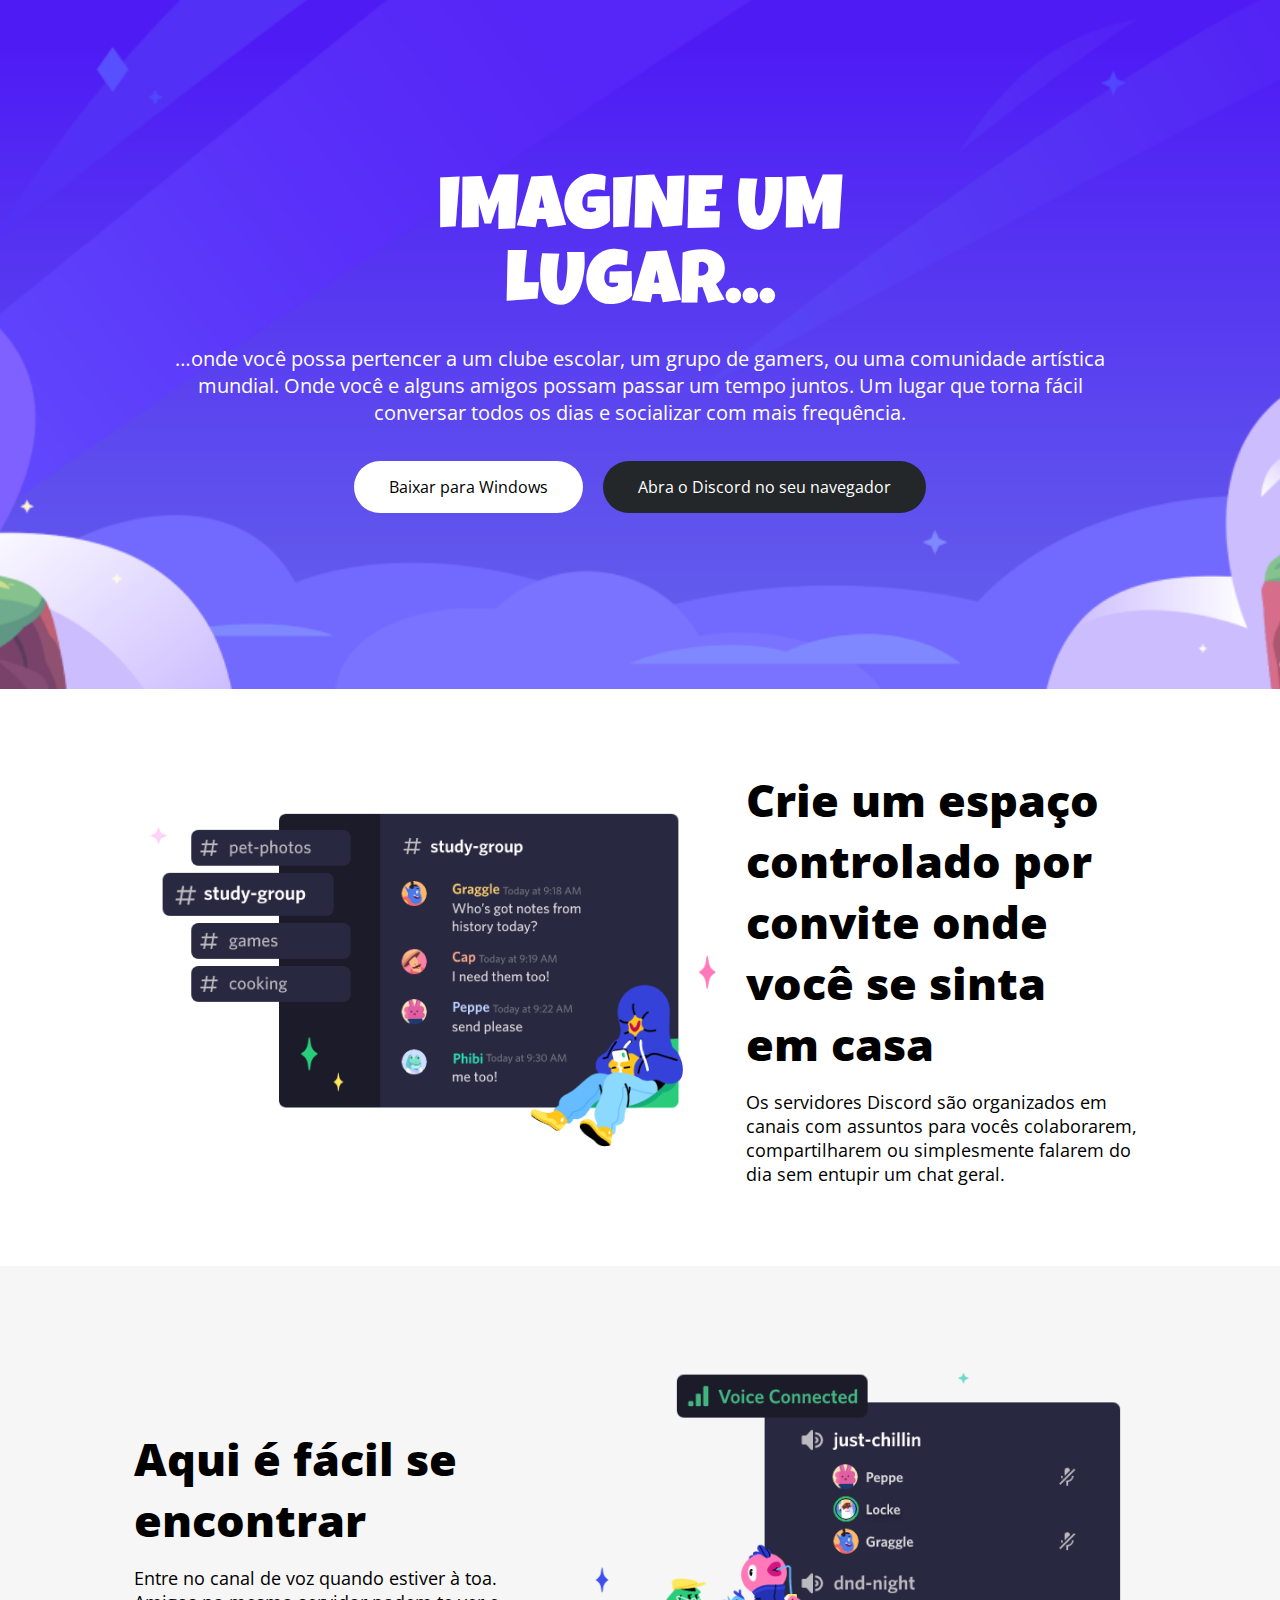
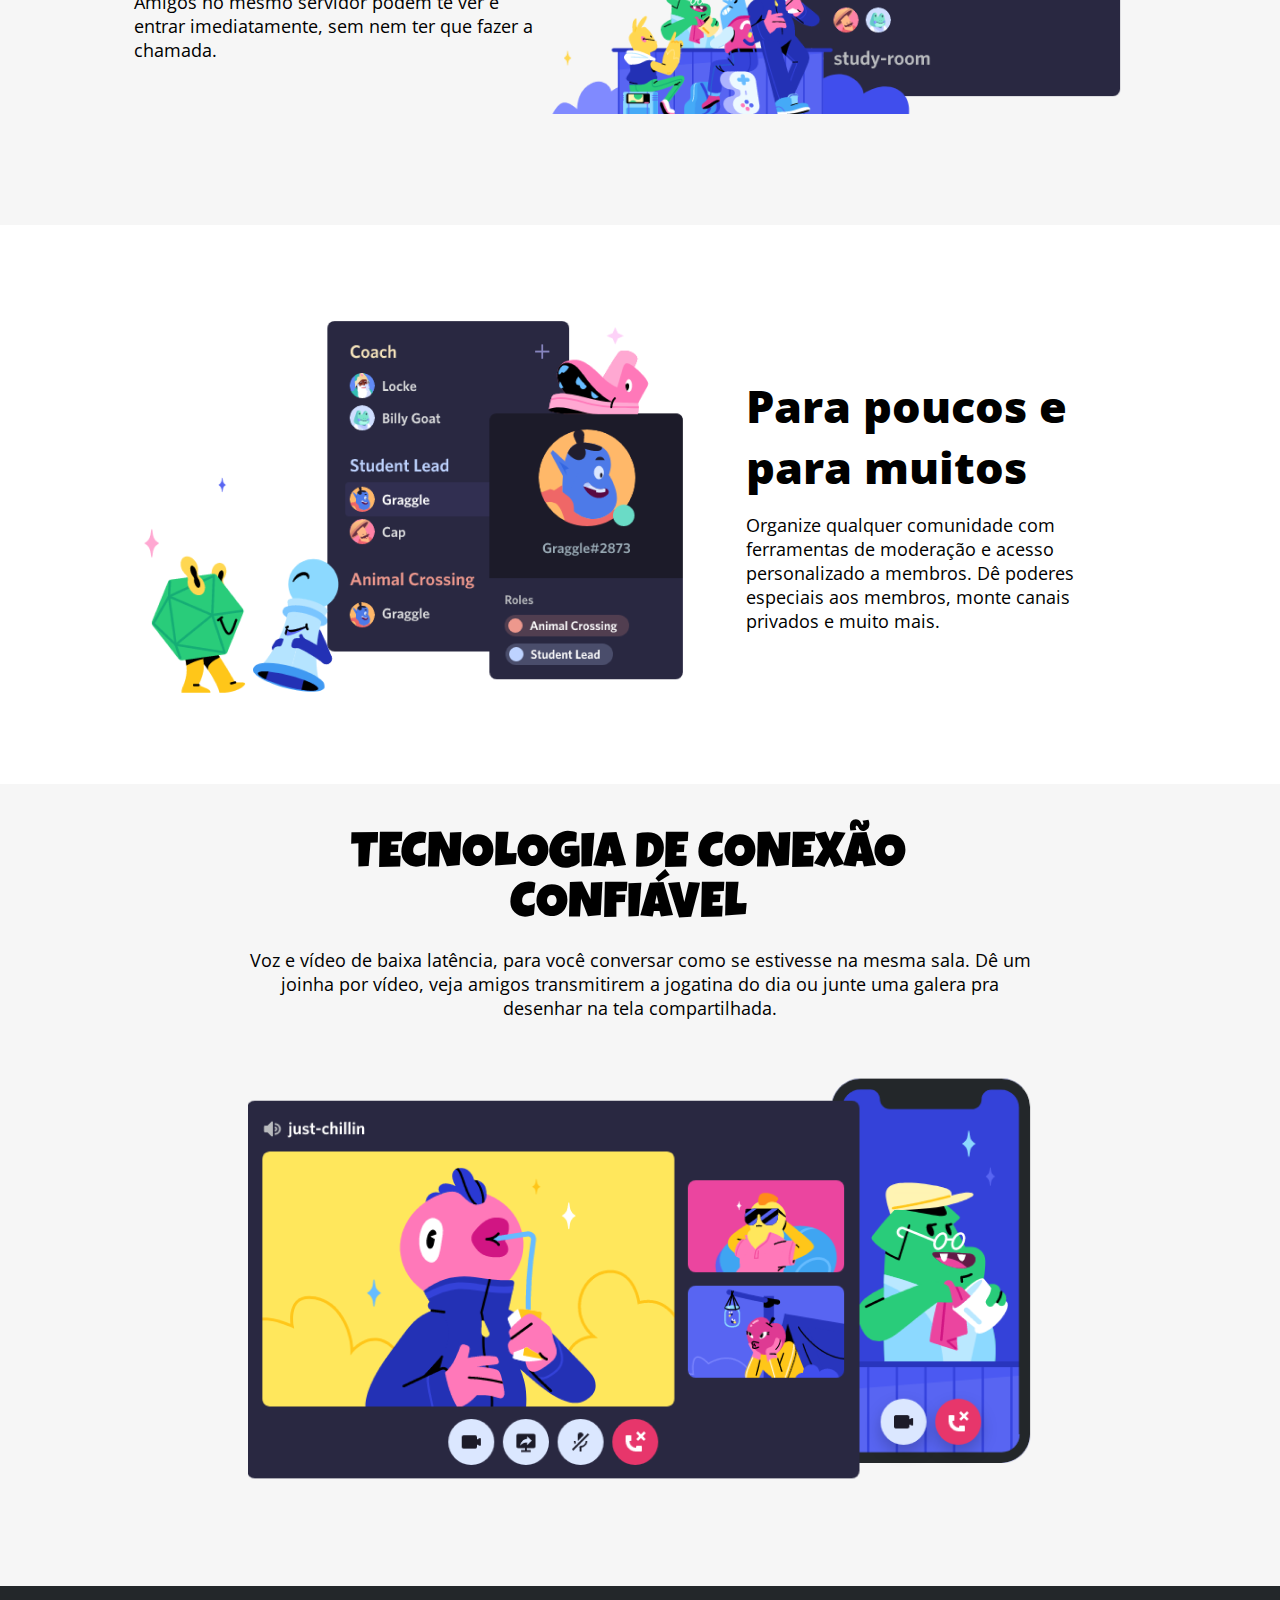
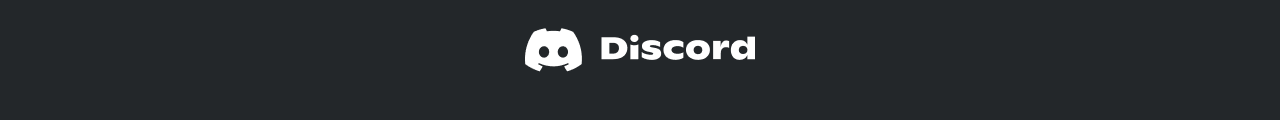
<file: Discord Clone Responsive/index.html>
<!DOCTYPE html>
<html lang="en">
<head>
    <meta charset="UTF-8">
    <meta name="viewport" content="width=device-width, initial-scale=1.0">
    <title>Discord Clone</title>
    <link rel="stylesheet" href="style.css" type="text/css">
    <link rel="preconnect" href="https://fonts.googleapis.com">
    <link rel="preconnect" href="https://fonts.gstatic.com" crossorigin>
    <link href="https://fonts.googleapis.com/css2?family=Luckiest+Guy&family=Open+Sans:ital,wght@0,300..800;1,300..800&display=swap" rel="stylesheet">
</head>
<body>
    <header class="header-section">
        <h1 class="main-title">IMAGINE UM LUGAR...</h1>
        <h3 class="main-description">…onde você possa pertencer a um clube escolar, um grupo de gamers, ou uma comunidade artística mundial. Onde você e alguns amigos possam passar um tempo juntos. Um lugar que torna fácil conversar todos os dias e socializar com mais frequência.</h3>
        <div class="buttons-header">
            <button class="windows-dowload" type="submit">Baixar para Windows</button>
            <button class="discord-webpage">Abra o Discord no seu navegador</button>
        </div>
        
    </header>
    <main class="main-section">
        <section class="section-top">
            <picture class="image-section-1">
                <img src="./src/Section Image.png" alt="Image section one">
            </picture>
            <div class="container-section-1">
                <h2 class="subtitle-info">Crie um espaço controlado por convite onde você se sinta em casa</h2>
                <h3 class="description">Os servidores Discord são organizados em canais com assuntos para vocês colaborarem, compartilharem ou simplesmente falarem do dia sem entupir um chat geral.</h3>
            </div>
        </section>
        <section class="section-middle">
            <picture class="image-section-2">
                <img src="./src/Section Image (1).png" alt="Image section two">
            </picture>
            <div class="container-section-2">
                <h2 class="subtitle-info">Aqui é fácil se encontrar</h2>
                <h3 class="description">Entre no canal de voz quando estiver à toa. Amigos no mesmo servidor podem te ver e entrar imediatamente, sem nem ter que fazer a chamada.
                </h3>
            </div>
        </section>
        <section class="section-bottom">
            <picture class="image-section-3">
                <img src="./src/Section Image (2).png" alt="image section three">
            </picture>
            <div class="container-section-3">
                <h2 class="subtitle-info">Para poucos e para muitos</h2>
                <h3 class="description">Organize qualquer comunidade com ferramentas de moderação e acesso personalizado a membros. Dê poderes especiais aos membros, monte canais privados e muito mais.</h3>
            </div>
        </section>
        <section class="section-footer">
            <picture class="image-section-4">
                <img src="./src/Section Image (3).png" alt="image section three">
            </picture>
            <div class="container-section-4">
                <h2 class="subtitle-info">TECNOLOGIA DE CONEXÃO CONFIÁVEL</h2>
                <h3 class="description">Voz e vídeo de baixa latência, para você conversar como se estivesse na mesma sala. Dê um joinha por vídeo, veja amigos transmitirem a jogatina do dia ou junte uma galera pra desenhar na tela compartilhada.</h3>
            </div>
        </section>
    </main>
    <footer class="container-bottom-logo">
        <div>
            <picture class="discord-logo">
                <img src="./src/svgexport-15 1.png" alt="Discord Logo in black background">
            </picture>
        </div>
    </footer>
</body>
</html>
</file>
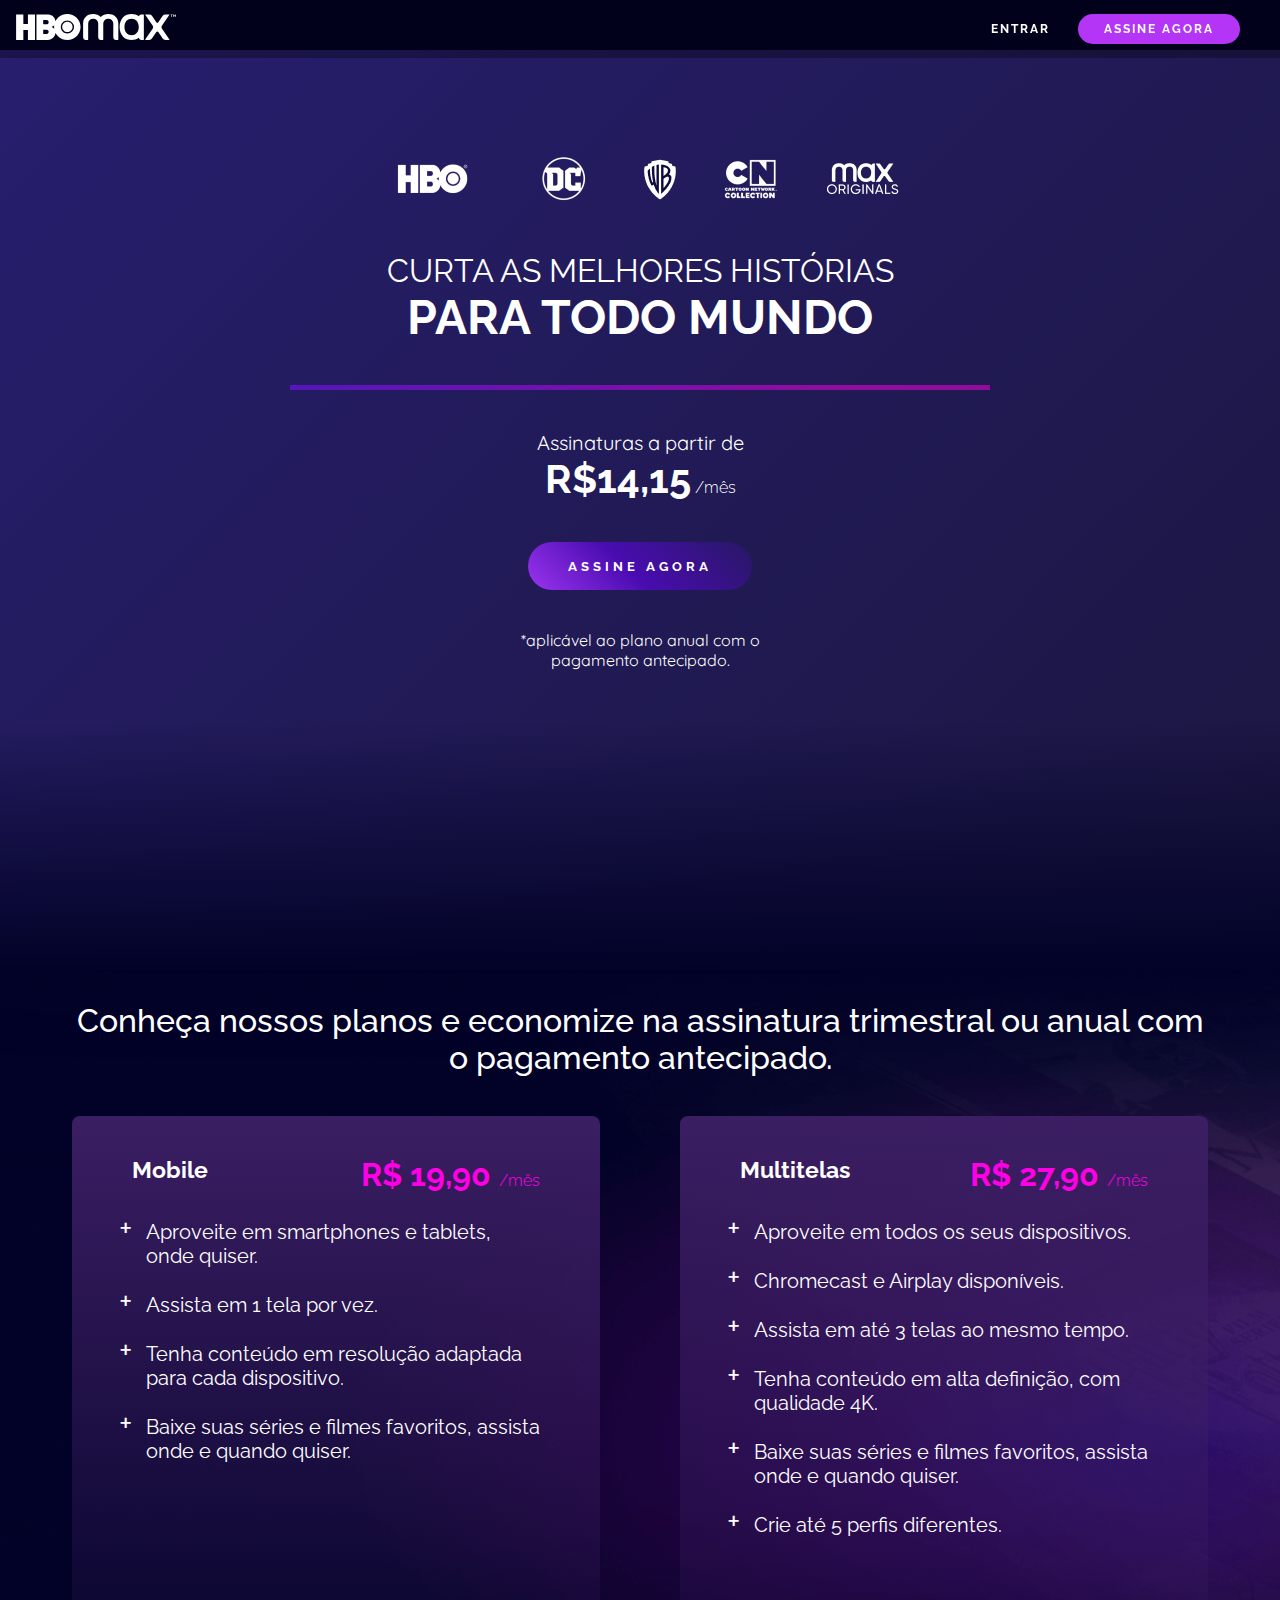
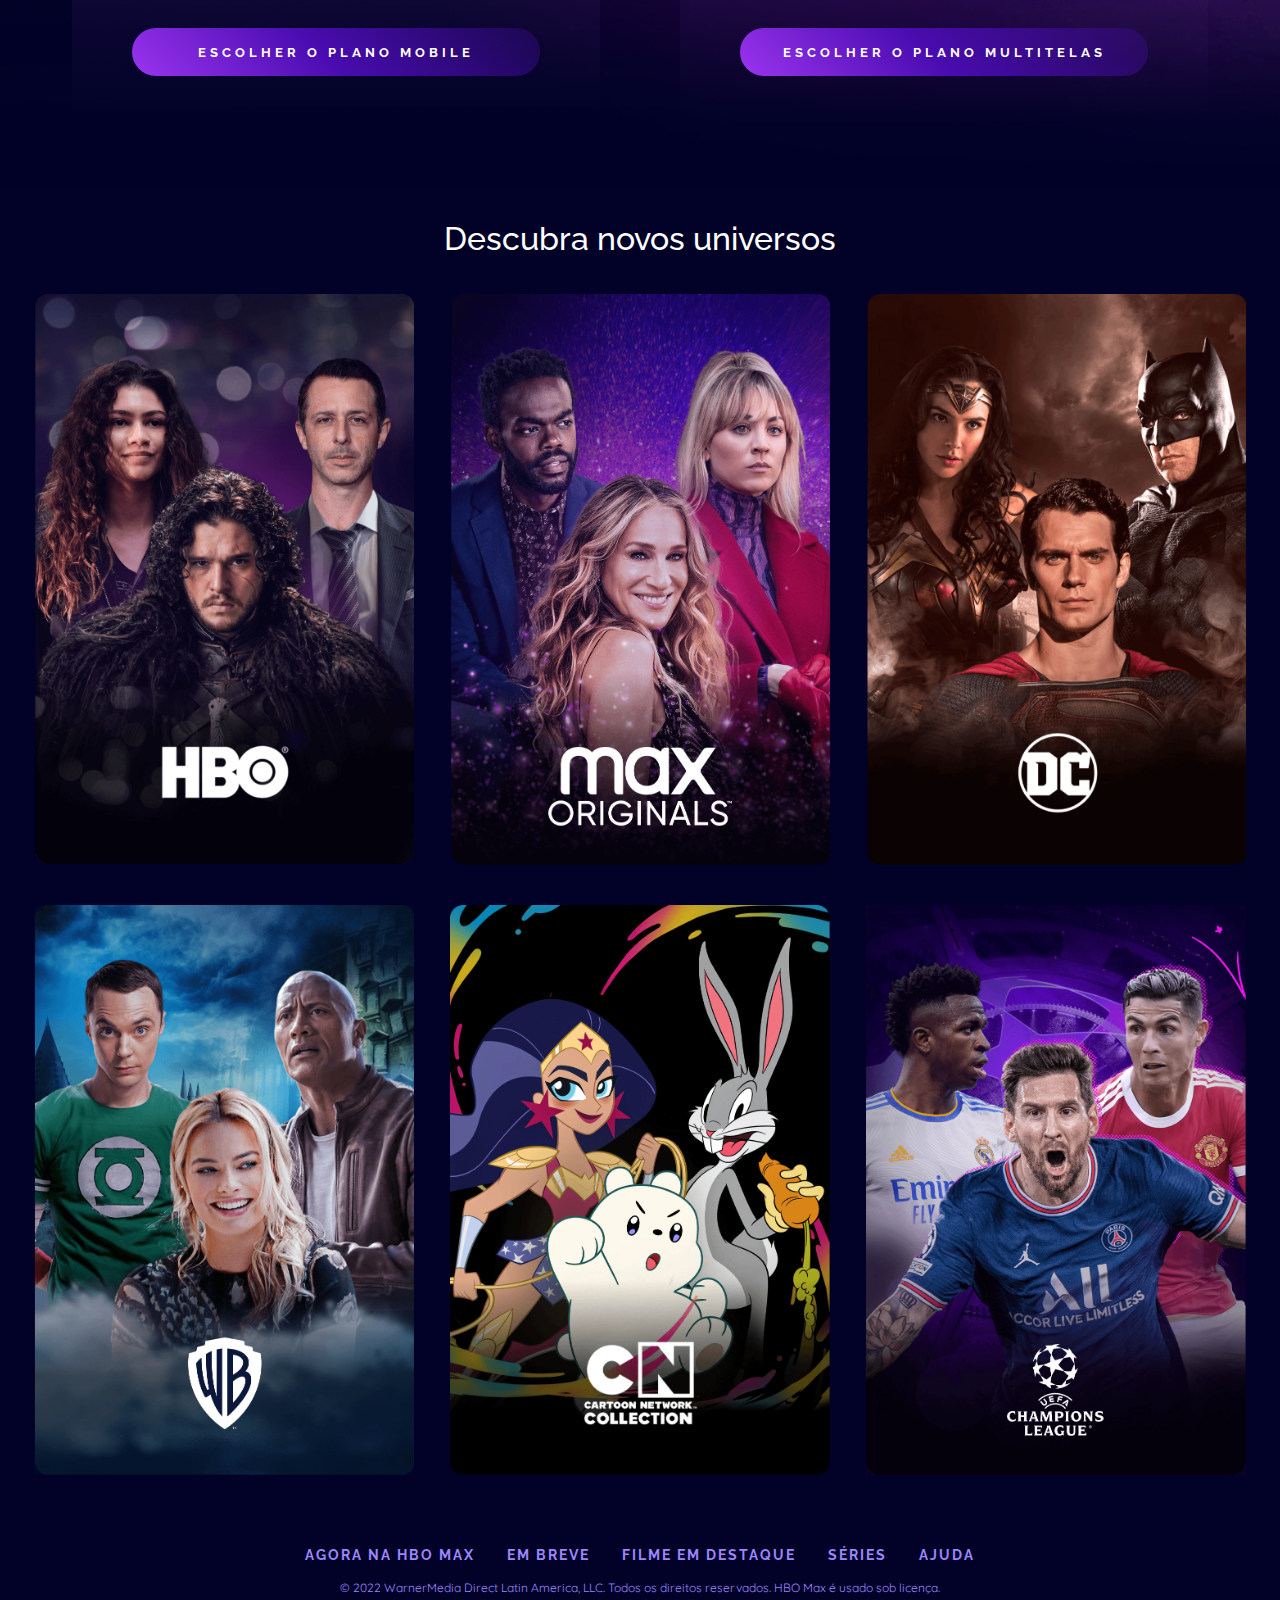
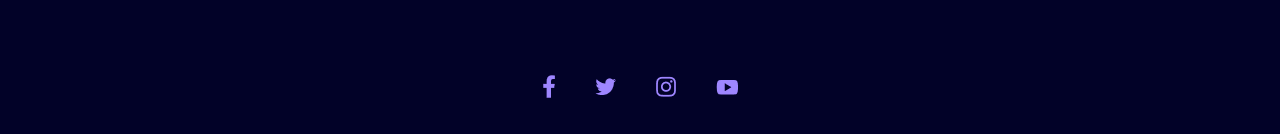
<file: HBOMAX Clone/index.html>
<!DOCTYPE html>
<html lang="en">
  <head>
    <meta charset="UTF-8" />
    <meta name="viewport" content="width=device-width, initial-scale=1.0" />
    <title>HBOMax</title>
    <link rel="stylesheet" href="./assets/css/index.css" />
  </head>
  <body>
    <!--Navegation Bar-->
    <nav class="nav-hbo">
        <a href="./index.html" class="hbo-logo">
          <picture>
          <img class="hbo-logo-image" src="./assets/images/hbo-logo.svg" alt="" />
        </picture>
      </a>
      
      <div class="nav-signin-signup">
        <a id="nav-signin" class="access" href="./signin.html">ENTRAR</a>
        <button class="access btn-signup button" href="#subscription">
          ASSINE AGORA
        </button>
      </div>
    </nav>
    <!--HBO Intro Screen-->
    <header class="header">
        <div class="main-intro">
            <div class="logos-companies">
                <picture>
                  <img src="./assets/images/hbo.png" alt="" />
                </picture>
                <picture>
                  <img src="./assets/images/dc.png" alt="" />
                </picture>
                <picture>
                  <img src="./assets/images/wb.png" alt="" />
                </picture>
                <picture>
                  <img src="./assets/images/cartoon-network_neutral.png" alt="" />
                </picture>
                <picture>
                  <img src="./assets/images/max_originals.png" alt="" />
                </picture>
              </div>
              <h1 class="main-title">
                <span class="main-title-light">CURTA AS MELHORES HISTÓRIAS</span> PARA
                TODO MUNDO
              </h1>
              <div class="divider" width="700px"></div>
              <div class="subscription-value">
                <p>Assinaturas a partir de</p>
                <p class="subscription-price">R$14,15<span class="small-text">  /mês</span></p>
              </div>
              <button class="main-button button btn-gradient" href="#subscription">
                ASSINE AGORA
              </button>
              <p class="text-small">
                *aplicável ao plano anual com o pagamento antecipado.
              </p>
        </div>
      
    </header>
    <!--Main Content-->
    <main>
      <section id="subscription" class="subscription">
        <div class="subscription-container">
          <h2 class="hbo-description-plans">
            Conheça nossos planos e economize na assinatura trimestral ou anual
            com o pagamento antecipado.
          </h2>
          <div class="subscription-plans">
            <div class="subscription-card">
              <div>
                <div class="subscription-title">
                  <h3 class="mobile-title">Mobile</h3>
                  <p class="price">R$ 19,90 <span class="small-text">/mês</span></p>
                </div>
                <ul>
                  <li class="subscription-advantages">
                    Aproveite em smartphones e tablets, onde quiser.
                  </li>
                  <li class="subscription-advantages">
                    Assista em 1 tela por vez.
                  </li>
                  <li class="subscription-advantages">
                    Tenha conteúdo em resolução adaptada para cada dispositivo.
                  </li>
                  <li class="subscription-advantages">
                    Baixe suas séries e filmes favoritos, assista onde e quando
                    quiser.
                  </li>
                </ul>
              </div>
              <button class="button btn-gradient">
                ESCOLHER O PLANO MOBILE
              </button>
            </div>
            <div class="subscription-card">
              <div>
                <div class="subscription-title">
                  <h3 class="multScreen-title">Multitelas</h3>
                  <p class="price">R$ 27,90 <span class="small-text">/mês</span></p>
                </div>
                <ul>
                  <li class="subscription-advantages">
                    Aproveite em todos os seus dispositivos.
                  </li>
                  <li class="subscription-advantages">
                    Chromecast e Airplay disponíveis.
                  </li>
                  <li class="subscription-advantages">
                    Assista em até 3 telas ao mesmo tempo.
                  </li>
                  <li class="subscription-advantages">
                    Tenha conteúdo em alta definição, com qualidade 4K.
                  </li>
                  <li class="subscription-advantages">
                    Baixe suas séries e filmes favoritos, assista onde e quando
                    quiser.
                  </li>
                  <li class="subscription-advantages">
                    Crie até 5 perfis diferentes.
                  </li>
                </ul>
              </div>
              <button class="button btn-gradient">
                ESCOLHER O PLANO MULTITELAS
              </button>
            </div>
          </div>
        </div>
      </section>
      <section class="container-content-cards">
        <h2 class="hbo-description-covers">Descubra novos universos</h2>
        <div class="content-cards">
          <div class="card">
            <picture
              ><img class="card-image" src="./assets/images/hbo-default_0.webp" alt=""
            /></picture>
          </div>
          <div class="card">
            <picture
              ><img class="card-image" src="./assets/images/MAX-Default.webp" alt=""
            /></picture>
          </div>
          <div class="card">
            <picture
              ><img class="card-image" src="./assets/images/DC_Default.webp" alt=""
            /></picture>
          </div>
          <div class="card">
            <picture
              ><img class="card-image" src="./assets/images/WB-Default.webp" alt=""
            /></picture>
          </div>
          <div class="card">
            <picture
              ><img class="card-image" src="./assets/images/CN-Default.webp" alt=""
            /></picture>
          </div>
          <div class="card">
            <picture
              ><img class="card-image" src="./assets/images/UCL-Default.webp" alt=""
            /></picture>
          </div>
        </div>
      </section>
    </main>

    <!--Footer Content-->

    <footer class="footer-details">
      <div>
        <a href="https://www.hbomax.com/br/pt/sitemap" class="footer-link"
          >AGORA NA HBO MAX</a
        >
        <a href="https://www.hbomax.com/br/pt/coming-soon" class="footer-link"
          >EM BREVE</a
        >
        <a href="https://www.hbomax.com/br/pt/feature" class="footer-link"
          >FILME EM DESTAQUE</a
        >
        <a href="https://www.hbomax.com/br/pt/series" class="footer-link"
          >SÉRIES</a
        >
        <a href="https://help.hbomax.com/br" class="footer-link">AJUDA</a>
      </div>
      <p class="hbo-legal-text">
        © 2022 WarnerMedia Direct Latin America, LLC. Todos os direitos
        reservados. HBO Max é usado sob licença.
      </p>
      <div class="social-icons">
        <picture><img src="./assets/images/fb_0.png" alt="" /></picture>
        <picture><img src="./assets/images/twitter_0.png" alt="" /></picture>
        <picture><img src="./assets/images/instagram_0.png" alt="" /></picture>
        <picture><img src="./assets/images/youtube_0.png" alt="" /></picture>
      </div>
    </footer>
  </body>
</html>
</file>
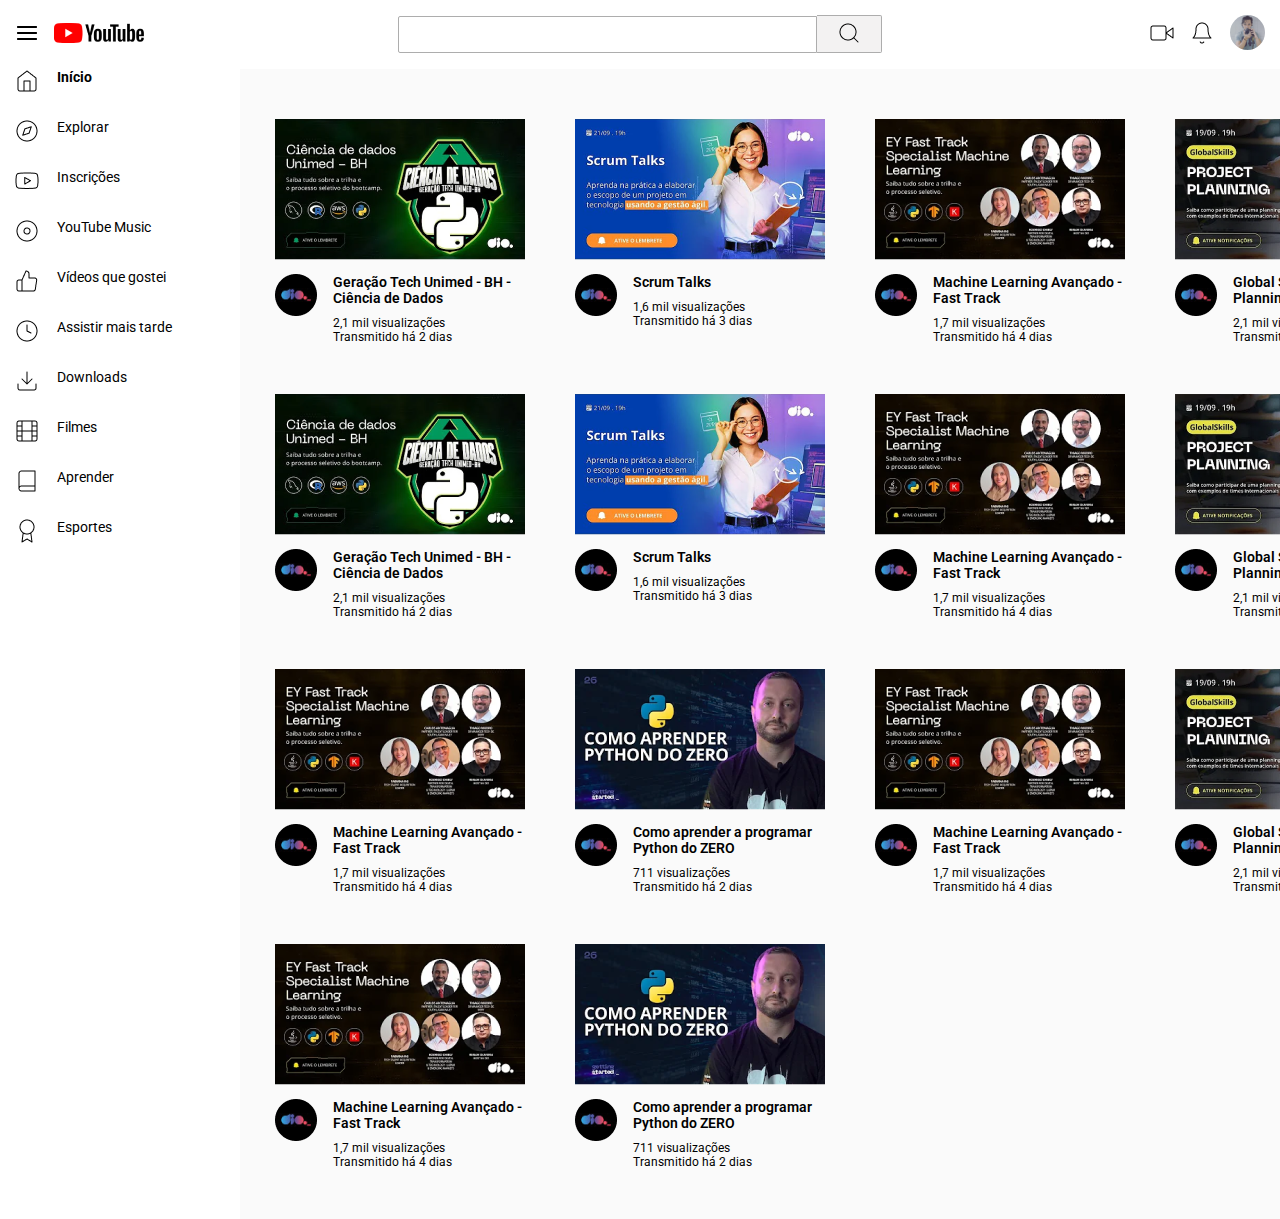
<file: Youtube Clone Grid/index.html>
<!DOCTYPE html>
<html lang="en">
<head>
    <meta charset="UTF-8">
    <meta name="viewport" content="width=device-width, initial-scale=1.0">
    <title>Document</title>
    <link rel="stylesheet" type="text/css" href="style.css">
    <link rel="preconnect" href="https://fonts.googleapis.com">
    <link rel="preconnect" href="https://fonts.gstatic.com" crossorigin>
    <link href="https://fonts.googleapis.com/css2?family=Roboto:ital,wght@0,100;0,300;0,400;0,500;0,700;0,900;1,100;1,300;1,400;1,500;1,700;1,900&display=swap" rel="stylesheet">

</head>
<body>
    <header>
        <nav class="nav-icons-section">
            <ul class="nav-icons">
                <li class="nav-left">
                    <picture><img src="./src/menu.png" alt="Menu icon"></picture>
                    <picture><img src="./src/youtube 1.png" alt="Youtube logo"></picture>
                </li>
                
                <li class="nav-center">
                    <search >
                        <form class="container-search">
                            <input type="text" alt="Search input">
                            <button type="submit">
                                <picture>
                                    <img src="./src/search.png" alt="">
                                </picture>
                            </button>
                        </form>
                    </search>
                    
                </li>
                <li class="nav-right">
                    <picture><img src="./src/video.png" alt=""></picture>
                    <picture><img src="./src/bell.png" alt=""></picture>
                    <picture class="avatar-account"><img src="./src/avatar.jpg" alt="Avatar image" width="35px"></picture>
                </div>
                
            </ul>
        </nav>
    </header>
    <main class="main-page">
        <aside class="list-itens">
            <div class="item-list home"><picture><img src="./src/home.png" alt=""></picture><h3>Início</h3></div>
            <div class="item-list"><picture><img src="./src/compass.png" alt=""></picture><h3>Explorar</h3></div>
            <div class="item-list"><picture><img src="./src/youtube.png" alt=""></picture><h3>Inscrições</h3></div>
            <div class="item-list"><picture><img src="./src/disc.png" alt=""></picture><h3>YouTube Music</h3></div>
            <div class="item-list"><picture><img src="./src/thumbs-up.png" alt=""></picture><h3>Vídeos que gostei</h3></div>
            <div class="item-list"><picture><img src="./src/clock.png" alt=""></picture><h3>Assistir mais tarde</h3></div>
            <div class="item-list"><picture><img src="./src/download.png" alt=""></picture><h3>Downloads</h3></div>
            <div class="item-list"><picture><img src="./src/film.png" alt=""></picture><h3>Filmes</h3></div>
            <div class="item-list"><picture><img src="./src/book.png" alt=""></picture><h3>Aprender</h3></div>
            <div class="item-list"><picture><img src="./src/award.png" alt=""></picture><h3>Esportes</h3></div>
        </aside>
        <section class="container-videos-suggestions">
            <div class="video-suggestions">
                <div class="container-image-suggestion">
                    <picture>
                        <img src="./src/Thumb.png" alt="">
                    </picture>
                </div>
                <div class="container-suggestion-info">
                    <picture><img src="./src/Channel Avatar.png" alt="Avatar channel"></picture>
                    <div class="video-info">
                        <h3 class="suggestion-title">Geração Tech Unimed - BH - Ciência de Dados</h3>
                        <h4 class="suggestion-views">2,1 mil visualizações</h4>
                        <h4 class="suggestion-posttime">Transmitido há 2 dias</h4>
                    </div>
                </div>
            </div>
            
            <div class="video-suggestions">
                <div class="container-image-suggestion">
                    <picture>
                        <img src="./src/image 12.png" alt="">
                    </picture>
                </div>
                <div class="container-suggestion-info">
                    <picture><img src="./src/Channel Avatar.png" alt="Avatar channel"></picture>
                    <div class="video-info">
                        <h3 class="suggestion-title">Scrum Talks</h3>
                        <h4 class="suggestion-views">1,6 mil visualizações</h4>
                        <h4 class="suggestion-posttime">Transmitido há 3 dias</h4>
                    </div>
                </div>
            </div>

            <div class="video-suggestions">
                <div class="container-image-suggestion">
                    <picture>
                        <img src="./src/image 13.png" alt="">
                    </picture>
                </div>
                <div class="container-suggestion-info">
                    <picture><img src="./src/Channel Avatar.png" alt="Avatar channel"></picture>
                    <div class="video-info">
                        <h3 class="suggestion-title">Machine Learning Avançado - Fast Track</h3>
                        <h4 class="suggestion-views">1,7 mil visualizações</h4>
                        <h4 class="suggestion-posttime">Transmitido há 4 dias</h4>
                    </div>
                </div>
            </div>

            <div class="video-suggestions">
                <div class="container-image-suggestion">
                    <picture>
                        <img src="./src/image 14.png" alt="">
                    </picture>
                </div>
                <div class="container-suggestion-info">
                    <picture><img src="./src/Channel Avatar.png" alt="Avatar channel"></picture>
                    <div class="video-info">
                        <h3 class="suggestion-title">Global Skills #2 - Project Planning</h3>
                        <h4 class="suggestion-views">2,1 mil visualizações</h4>
                        <h4 class="suggestion-posttime">Transmitido há 2 dias</h4>
                    </div>
                </div>
            </div>

            <div class="video-suggestions">
                <div class="container-image-suggestion">
                    <picture>
                        <img src="./src/image 15.png" alt="">
                    </picture>
                </div>
                <div class="container-suggestion-info">
                    <picture><img src="./src/Channel Avatar.png" alt="Avatar channel"></picture>
                    <div class="video-info">
                        <h3 class="suggestion-title">Como aprender a programar Python do ZERO</h3>
                        <h4 class="suggestion-views">711 visualizações</h4>
                        <h4 class="suggestion-posttime">Transmitido há 2 dias</h4>
                    </div>
                </div>
            </div>

            <div class="video-suggestions">
                <div class="container-image-suggestion">
                    <picture>
                        <img src="./src/Thumb.png" alt="" width="250px">
                    </picture>
                </div>
                <div class="container-suggestion-info">
                    <picture><img src="./src/Channel Avatar.png" alt="Avatar channel"></picture>
                    <div class="video-info">
                        <h3 class="suggestion-title">Geração Tech Unimed - BH - Ciência de Dados</h3>
                        <h4 class="suggestion-views">2,1 mil visualizações</h4>
                        <h4 class="suggestion-posttime">Transmitido há 2 dias</h4>
                    </div>
                </div>
            </div>
            
            <div class="video-suggestions">
                <div class="container-image-suggestion">
                    <picture>
                        <img src="./src/image 12.png" alt="">
                    </picture>
                </div>
                <div class="container-suggestion-info">
                    <picture><img src="./src/Channel Avatar.png" alt="Avatar channel"></picture>
                    <div class="video-info">
                        <h3 class="suggestion-title">Scrum Talks</h3>
                        <h4 class="suggestion-views">1,6 mil visualizações</h4>
                        <h4 class="suggestion-posttime">Transmitido há 3 dias</h4>
                    </div>
                </div>
            </div>

            <div class="video-suggestions">
                <div class="container-image-suggestion">
                    <picture>
                        <img src="./src/image 13.png" alt="">
                    </picture>
                </div>
                <div class="container-suggestion-info">
                    <picture><img src="./src/Channel Avatar.png" alt="Avatar channel"></picture>
                    <div class="video-info">
                        <h3 class="suggestion-title">Machine Learning Avançado - Fast Track</h3>
                        <h4 class="suggestion-views">1,7 mil visualizações</h4>
                        <h4 class="suggestion-posttime">Transmitido há 4 dias</h4>
                    </div>
                </div>
            </div>

            <div class="video-suggestions">
                <div class="container-image-suggestion">
                    <picture>
                        <img src="./src/image 14.png" alt="">
                    </picture>
                </div>
                <div class="container-suggestion-info">
                    <picture><img src="./src/Channel Avatar.png" alt="Avatar channel"></picture>
                    <div class="video-info">
                        <h3 class="suggestion-title">Global Skills #2 - Project Planning</h3>
                        <h4 class="suggestion-views">2,1 mil visualizações</h4>
                        <h4 class="suggestion-posttime">Transmitido há 2 dias</h4>
                    </div>
                </div>
            </div>

            <div class="video-suggestions">
                <div class="container-image-suggestion">
                    <picture>
                        <img src="./src/image 12.png" alt="">
                    </picture>
                </div>
                <div class="container-suggestion-info">
                    <picture><img src="./src/Channel Avatar.png" alt="Avatar channel"></picture>
                    <div class="video-info">
                        <h3 class="suggestion-title">Scrum Talks</h3>
                        <h4 class="suggestion-views">1,6 mil visualizações</h4>
                        <h4 class="suggestion-posttime">Transmitido há 3 dias</h4>
                    </div>
                </div>
            </div>

            <div class="video-suggestions">
                <div class="container-image-suggestion">
                    <picture>
                        <img src="./src/image 13.png" alt="">
                    </picture>
                </div>
                <div class="container-suggestion-info">
                    <picture><img src="./src/Channel Avatar.png" alt="Avatar channel"></picture>
                    <div class="video-info">
                        <h3 class="suggestion-title">Machine Learning Avançado - Fast Track</h3>
                        <h4 class="suggestion-views">1,7 mil visualizações</h4>
                        <h4 class="suggestion-posttime">Transmitido há 4 dias</h4>
                    </div>
                </div>
            </div>

            <div class="video-suggestions">
                <div class="container-image-suggestion">
                    <picture>
                        <img src="./src/image 15.png" alt="">
                    </picture>
                </div>
                <div class="container-suggestion-info">
                    <picture><img src="./src/Channel Avatar.png" alt="Avatar channel"></picture>
                    <div class="video-info">
                        <h3 class="suggestion-title">Como aprender a programar Python do ZERO</h3>
                        <h4 class="suggestion-views">711 visualizações</h4>
                        <h4 class="suggestion-posttime">Transmitido há 2 dias</h4>
                    </div>
                </div>
            </div>

            <div class="video-suggestions">
                <div class="container-image-suggestion">
                    <picture>
                        <img src="./src/image 13.png" alt="">
                    </picture>
                </div>
                <div class="container-suggestion-info">
                    <picture><img src="./src/Channel Avatar.png" alt="Avatar channel"></picture>
                    <div class="video-info">
                        <h3 class="suggestion-title">Machine Learning Avançado - Fast Track</h3>
                        <h4 class="suggestion-views">1,7 mil visualizações</h4>
                        <h4 class="suggestion-posttime">Transmitido há 4 dias</h4>
                    </div>
                </div>
            </div>

            <div class="video-suggestions">
                <div class="container-image-suggestion">
                    <picture>
                        <img src="./src/image 14.png" alt="">
                    </picture>
                </div>
                <div class="container-suggestion-info">
                    <picture><img src="./src/Channel Avatar.png" alt="Avatar channel"></picture>
                    <div class="video-info">
                        <h3 class="suggestion-title">Global Skills #2 - Project Planning</h3>
                        <h4 class="suggestion-views">2,1 mil visualizações</h4>
                        <h4 class="suggestion-posttime">Transmitido há 2 dias</h4>
                    </div>
                </div>
            </div>

            <div class="video-suggestions">
                <div class="container-image-suggestion">
                    <picture>
                        <img src="./src/image 12.png" alt="">
                    </picture>
                </div>
                <div class="container-suggestion-info">
                    <picture><img src="./src/Channel Avatar.png" alt="Avatar channel"></picture>
                    <div class="video-info">
                        <h3 class="suggestion-title">Scrum Talks</h3>
                        <h4 class="suggestion-views">1,6 mil visualizações</h4>
                        <h4 class="suggestion-posttime">Transmitido há 3 dias</h4>
                    </div>
                </div>
            </div>

            <div class="video-suggestions">
                <div class="container-image-suggestion">
                    <picture>
                        <img src="./src/image 13.png" alt="">
                    </picture>
                </div>
                <div class="container-suggestion-info">
                    <picture><img src="./src/Channel Avatar.png" alt="Avatar channel"></picture>
                    <div class="video-info">
                        <h3 class="suggestion-title">Machine Learning Avançado - Fast Track</h3>
                        <h4 class="suggestion-views">1,7 mil visualizações</h4>
                        <h4 class="suggestion-posttime">Transmitido há 4 dias</h4>
                    </div>
                </div>
            </div>

            <div class="video-suggestions">
                <div class="container-image-suggestion">
                    <picture>
                        <img src="./src/image 15.png" alt="">
                    </picture>
                </div>
                <div class="container-suggestion-info">
                    <picture><img src="./src/Channel Avatar.png" alt="Avatar channel"></picture>
                    <div class="video-info">
                        <h3 class="suggestion-title">Como aprender a programar Python do ZERO</h3>
                        <h4 class="suggestion-views">711 visualizações</h4>
                        <h4 class="suggestion-posttime">Transmitido há 2 dias</h4>
                    </div>
                </div>
            </div>
        </section>
    </main>
</body>
</html>
</file>
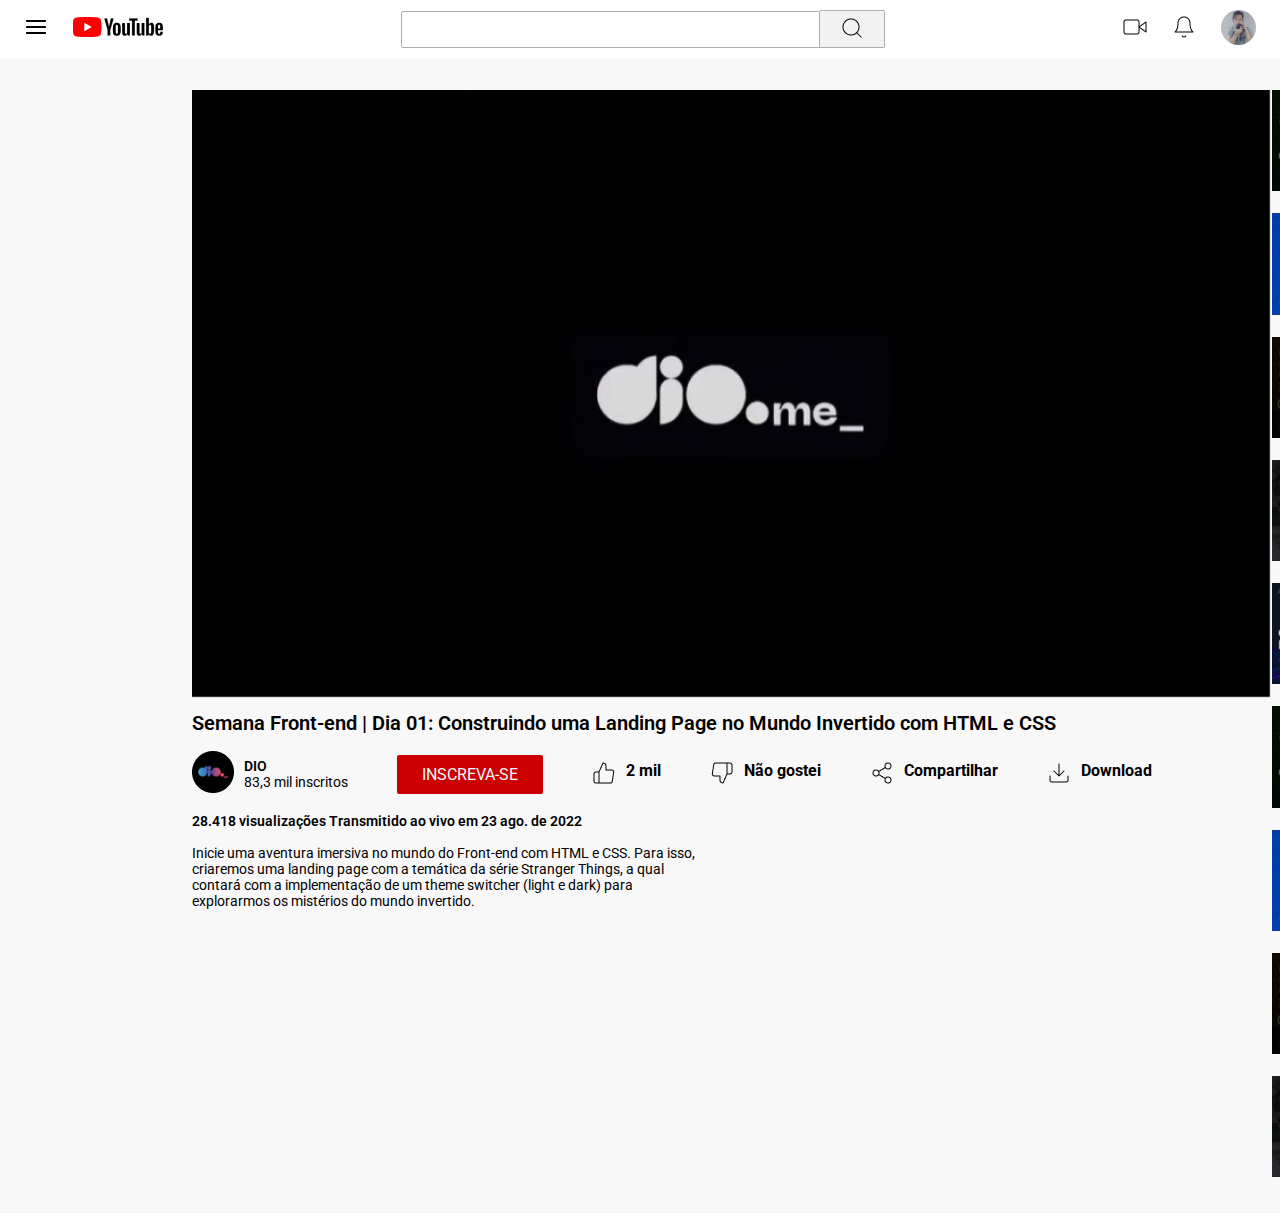
<file: Youtube Clone/index.html>
<!DOCTYPE html>
<html lang="en">
<head>
    <meta charset="UTF-8">
    <meta name="viewport" content="width=device-width, initial-scale=1.0">
    <title>Document</title>
    <link rel="stylesheet" type="text/css" href="style.css">
    <link rel="preconnect" href="https://fonts.googleapis.com">
    <link rel="preconnect" href="https://fonts.gstatic.com" crossorigin>
    <link href="https://fonts.googleapis.com/css2?family=Roboto:ital,wght@0,100;0,300;0,400;0,500;0,700;0,900;1,100;1,300;1,400;1,500;1,700;1,900&display=swap" rel="stylesheet">
</head>
<body>
    <header>
        <nav class="nav-icons-section">
            <ul class="nav-icons">
                <li class="nav-right">
                    <picture><img src="./src/menu.png" alt="Menu icon"></picture>
                    <picture><img src="./src/youtube 1.png" alt="Youtube logo"></picture>
                </li>
                
                <li class="nav-center">
                    <search >
                        <form class="container-search">
                            <input type="text" alt="Search input">
                            <button type="submit">
                                <picture>
                                    <img src="./src/search.png" alt="">
                                </picture>
                            </button>
                        </form>
                    </search>
                    
                </li>
                <li class="nav-left">
                    <picture><img src="./src/video.png" alt=""></picture>
                    <picture><img src="./src/bell.png" alt=""></picture>
                    <picture class="avatar-account"><img src="./src/avatar.jpg" alt="Avatar image" width="35px"></picture>
                </div>
                
            </ul>
        </nav>
    </header>
    <main class="main-content">
        <section class="main-video-section">
            <picture class="main-video">
                <img src="./src/image 2.jpg" alt="Main Video" width="1080px">
            </picture>
            <h1 class="title">Semana Front-end | Dia 01: Construindo uma Landing Page no Mundo Invertido com HTML e CSS</h1>
            <div class="container-icons-video">
                <div class="container-channel-title">
                    <picture><img src="./src/Channel Avatar.png" alt=""></picture>
                    <div class="channel-info">
                        <h3 class="channel-title">DIO</h3>
                        <h3 class="channel-inscriptions">83,3 mil inscritos</h3>
                    </div>
                </div>
                <div class="subscribe">
                    INSCREVA-SE
                </div>
                <div class="likes">
                    <picture><img src="./src/thumbs-up.png" alt=""></picture>
                    <h3 class="likes-text">2 mil</h3>
                </div>
                <div class="dislikes">
                    <picture><img src="./src/thumbs-down.png" alt=""></picture>
                    <h3 class="dislikes-text"> Não gostei</h3>
                </div>
                <div class="share">
                    <picture><img src="./src/share-2.png" alt=""></picture>
                    <h3 class="compartilhar-text">Compartilhar</h3>
                </div>
                <div class="download">
                    <picture><img src="./src/download.png" alt=""></picture>
                    <h3 class="download-text">Download</h3>
                </div>
            </div>
            <h2 class="info-video">28.418 visualizações  Transmitido ao vivo em 23 ago. de 2022</h2>
            <p class="description-video">Inicie uma aventura imersiva no mundo do Front-end com HTML e CSS. Para isso, criaremos uma landing page com a temática da série Stranger Things, a qual contará com a implementação de um theme switcher (light e dark) para explorarmos os mistérios do mundo invertido.</p>
        </section>
        <aside class="container-videos-suggestions">
            <div class="video-suggestions">
                <div class="container-image-suggestion">
                    <picture>
                        <img src="./src/Thumb.png" alt="" width="180px">
                    </picture>
                </div>
                <div class="container-suggestion-info">
                    <h3 class="suggestion-title">Geração Tech Unimed - BH - Ciência de Dados</h3>
                    <h4 class="suggestion-channel">DigitalInnovationOne</h4>
                    <h4 class="suggestion-views">2,1 mil visualizações</h4>
                    <h4 class="suggestion-posttime">Transmitido há 2 dias</h4>
                </div>
            </div>
            
            <div class="video-suggestions">
                <div class="container-image-suggestion">
                    <picture>
                        <img src="./src/image 12.png" alt="" width="180px">
                    </picture>
                </div>
                <div class="container-suggestion-info">
                    <h3 class="suggestion-title">Scrum Talks</h3>
                    <h4 class="suggestion-channel">DigitalInnovationOne</h4>
                    <h4 class="suggestion-views">2,1 mil visualizações</h4>
                    <h4 class="suggestion-posttime">Transmitido há 2 dias</h4>
                </div>
            </div>

            <div class="video-suggestions">
                <div class="container-image-suggestion">
                    <picture>
                        <img src="./src/image 13.png" alt="" width="180px">
                    </picture>
                </div>
                <div class="container-suggestion-info">
                    <h3 class="suggestion-title">Machine Learning Avançado - Fast Track</h3>
                    <h4 class="suggestion-channel">DigitalInnovationOne</h4>
                    <h4 class="suggestion-views">2,1 mil visualizações</h4>
                    <h4 class="suggestion-posttime">Transmitido há 2 dias</h4>
                </div>
            </div>

            <div class="video-suggestions">
                <div class="container-image-suggestion">
                    <picture>
                        <img src="./src/image 14.png" alt="" width="180px">
                    </picture>
                </div>
                <div class="container-suggestion-info">
                    <h3 class="suggestion-title">Global Skills #2 - Project Planning</h3>
                    <h4 class="suggestion-channel">DigitalInnovationOne</h4>
                    <h4 class="suggestion-views">2,1 mil visualizações</h4>
                    <h4 class="suggestion-posttime">Transmitido há 2 dias</h4>
                </div>
            </div>

            <div class="video-suggestions">
                <div class="container-image-suggestion">
                    <picture>
                        <img src="./src/image 15.png" alt="" width="180px">
                    </picture>
                </div>
                <div class="container-suggestion-info">
                    <h3 class="suggestion-title">Como aprender a programar Python do ZERO</h3>
                    <h4 class="suggestion-channel">DigitalInnovationOne</h4>
                    <h4 class="suggestion-views">2,1 mil visualizações</h4>
                    <h4 class="suggestion-posttime">Transmitido há 2 dias</h4>
                </div>
            </div>

            <div class="video-suggestions">
                <div class="container-image-suggestion">
                    <picture>
                        <img src="./src/Thumb.png" alt="" width="180px">
                    </picture>
                </div>
                <div class="container-suggestion-info">
                    <h3 class="suggestion-title">Geração Tech Unimed - BH - Ciência de Dados</h3>
                    <h4 class="suggestion-channel">DigitalInnovationOne</h4>
                    <h4 class="suggestion-views">2,1 mil visualizações</h4>
                    <h4 class="suggestion-posttime">Transmitido há 2 dias</h4>
                </div>
            </div>
            
            <div class="video-suggestions">
                <div class="container-image-suggestion">
                    <picture>
                        <img src="./src/image 12.png" alt="" width="180px">
                    </picture>
                </div>
                <div class="container-suggestion-info">
                    <h3 class="suggestion-title">Scrum Talks</h3>
                    <h4 class="suggestion-channel">DigitalInnovationOne</h4>
                    <h4 class="suggestion-views">2,1 mil visualizações</h4>
                    <h4 class="suggestion-posttime">Transmitido há 2 dias</h4>
                </div>
            </div>

            <div class="video-suggestions">
                <div class="container-image-suggestion">
                    <picture>
                        <img src="./src/image 13.png" alt="" width="180px">
                    </picture>
                </div>
                <div class="container-suggestion-info">
                    <h3 class="suggestion-title">Machine Learning Avançado - Fast Track</h3>
                    <h4 class="suggestion-channel">DigitalInnovationOne</h4>
                    <h4 class="suggestion-views">2,1 mil visualizações</h4>
                    <h4 class="suggestion-posttime">Transmitido há 2 dias</h4>
                </div>
            </div>

            <div class="video-suggestions">
                <div class="container-image-suggestion">
                    <picture>
                        <img src="./src/image 14.png" alt="" width="180px">
                    </picture>
                </div>
                <div class="container-suggestion-info">
                    <h3 class="suggestion-title">Global Skills #2 - Project Planning</h3>
                    <h4 class="suggestion-channel">DigitalInnovationOne</h4>
                    <h4 class="suggestion-views">2,1 mil visualizações</h4>
                    <h4 class="suggestion-posttime">Transmitido há 2 dias</h4>
                </div>
            </div>
            
        </aside>
    </main>
    
    <footer></footer>
</body>
</html>
</file>
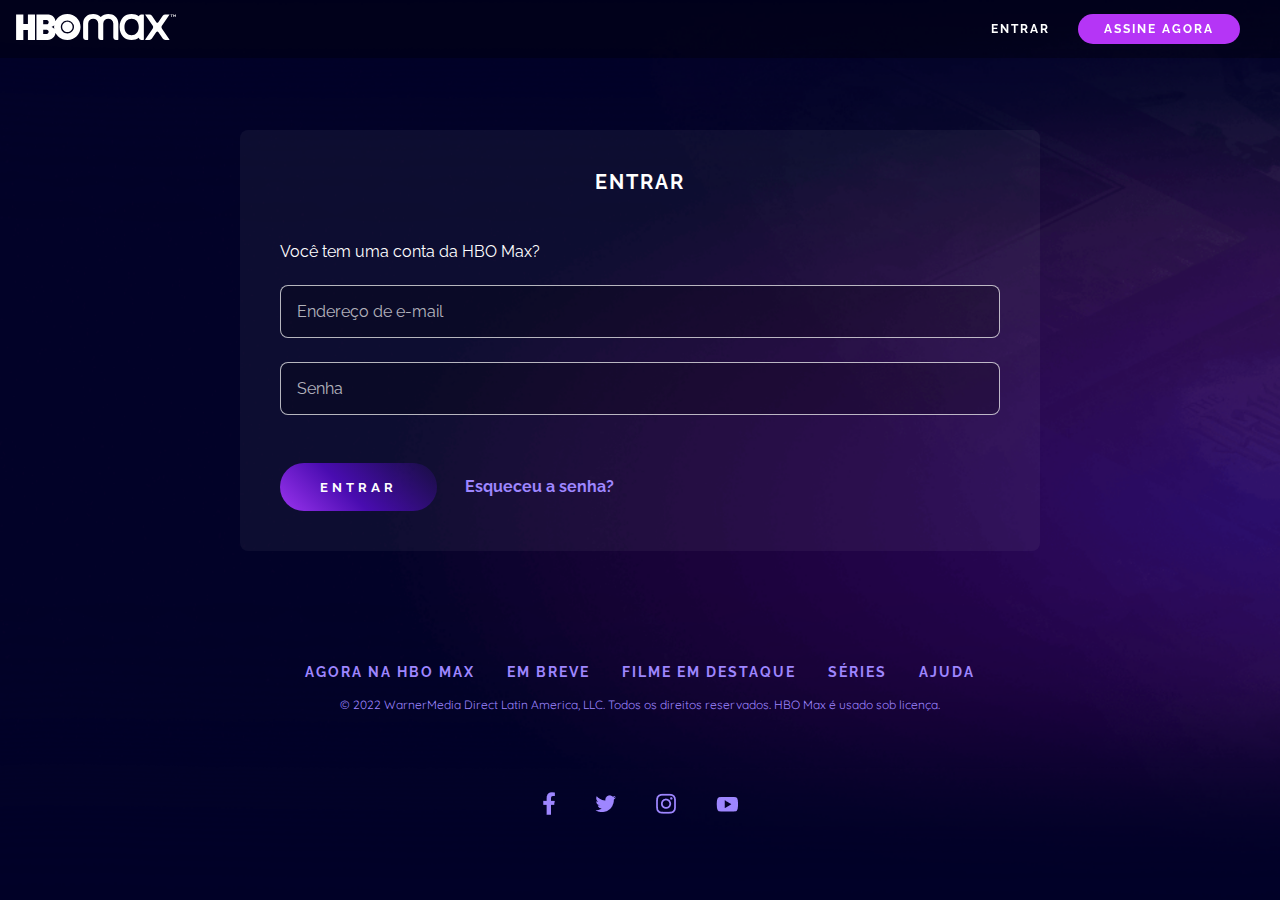
<file: HBOMAX Clone/signin.html>
<!DOCTYPE html>
<html lang="en">
  <head>
    <meta charset="UTF-8" />
    <meta name="viewport" content="width=device-width, initial-scale=1.0" />
    <title>Entrar</title>
    <link rel="stylesheet" href="./assets/css/signin.css" />
  </head>
  <body>
    <!--Navegation Bar-->
    <nav class="nav-hbo">
        <a href="./index.html" class="hbo-logo">
          <picture>
          <img class="hbo-logo-image" src="./assets/images/hbo-logo.svg" alt="" />
        </picture>
      </a>
      
      <div class="nav-signin-signup">
        <a id="nav-signin" class="access" href="#">ENTRAR</a>
        <button class="access btn-signup button" href="#subscription">
          ASSINE AGORA
        </button>
      </div>
    </nav>

    <!--Main Content - Sign-In-->

    <main class="main-content">
        <form class="login container">
          <h1 class="login-title">Entrar</h1>
          <label class="login-label"> Você tem uma conta da HBO Max? </label>
          <input
            class="login-form"
            type="email"
            name="email"
            id="email"
            placeholder="Endereço de e-mail"
          />
          <input
            class="login-form"
            type="password"
            name="password"
            id="password"
            placeholder="Senha"
            minlength="8"
          />
  
          <div class="login-actions">
            <button type="submit" class="button btn-gradient">ENTRAR</button>
            <a href="#" class="login-link"> Esqueceu a senha? </a>
          </div>
        </form>
      </main>
    
    <footer class="footer-details">
      <div>
        <a href="https://www.hbomax.com/br/pt/sitemap" class="footer-link"
          >AGORA NA HBO MAX</a
        >
        <a href="https://www.hbomax.com/br/pt/coming-soon" class="footer-link"
          >EM BREVE</a
        >
        <a href="https://www.hbomax.com/br/pt/feature" class="footer-link"
          >FILME EM DESTAQUE</a
        >
        <a href="https://www.hbomax.com/br/pt/series" class="footer-link"
          >SÉRIES</a
        >
        <a href="https://help.hbomax.com/br" class="footer-link">AJUDA</a>
      </div>
      <p class="hbo-legal-text">
        © 2022 WarnerMedia Direct Latin America, LLC. Todos os direitos
        reservados. HBO Max é usado sob licença.
      </p>
      <div class="social-icons">
        <picture><img src="./assets/images/fb_0.png" alt="" /></picture>
        <picture><img src="./assets/images/twitter_0.png" alt="" /></picture>
        <picture><img src="./assets/images/instagram_0.png" alt="" /></picture>
        <picture><img src="./assets/images/youtube_0.png" alt="" /></picture>
      </div>
    </footer>
  </body>
</html>
</file>
<file: Discord Clone Responsive/style.css>
* {
    margin: 0;
    padding: 0;
    box-sizing: border-box;
    font-family: Open Sans;
}

.header-section {
    background-image: url("./src/HeaderBackground.png"); 
    background-position: center;
    background-repeat: no-repeat;
    background-size: cover;
    position: relative;
    color: white;
    display: flex;
    flex-direction: column;
    gap: 20px;
    height: 688.5px;
    justify-content: center;
    align-items: center;
    width: 100%;
}

.main-title {
    text-align: center;
    font-family: Luckiest Guy;
    font-size: 75px;
    font-weight: 400;
    padding-top: 7rem;
    width: 500px;
    padding: 0 2rem 0 2rem;
}

.main-description { 
    text-align: center;
    font-weight: 400;
    font-size: 20px;
    max-width: 1000px;
    padding: 0 2rem 0 2rem;
}

.buttons-header {
    display: flex;
    justify-content: center;
    padding-top: 15px;
    gap: 20px;
}

.windows-dowload {
    border-style: none;
    background-color: rgb(255, 255, 255);
    padding: 15px 35px;
    border-radius: 50px;
    font-size: 16px;
}

.discord-webpage {
    color: white;
    border-style: none;
    background-color: #23272A;
    padding: 15px 35px;
    border-radius: 50px;
    font-size: 16px;
}

.main-section {
    display: flex;
    flex-direction: column;
    justify-content: center;
    align-items: center;
}

.section-top {
    display: flex;
    flex-direction: row;
    justify-content: center;
    align-items: center;
    padding: 5rem 0 5rem 0;
    gap: 5px;
    
}

.container-section-1 {
    width: 400px;
}

.section-middle {
    background-color: #F6F6F6;
    display: flex;
    flex-direction: row;
    justify-content: center;
    align-items: center;
    padding: 5rem 0 5rem 0;
    gap: 5px;
    width: 100%;
}

.container-section-2 {
    width: 400px;
}

.image-section-2 {
    order: 1;
}

.container-section-2 {
    order: 0;
}


.section-bottom {
    display: flex;
    flex-direction: row;
    justify-content: center;
    align-items: center;
    padding: 5rem 0 5rem 0;
    gap: 5px;
}

.container-section-3 {
    width: 400px;
}

.section-footer {
    background-color: #F6F6F6;
    display: flex;
    flex-direction: column;
    justify-content: center;
    align-items: center;
    padding: 3rem 0 3rem 0;
    width: 100%;
    gap: 5px;
}

.image-section-4 {
    order: 1;
}

.container-section-4 {
    order: 0;
    display: flex;
    flex-direction: column;
    align-items: center;
    width: 800px;
    text-align: center;
}

.container-section-4 > .subtitle-info {   
    text-align: center;
    font-family: Luckiest Guy;
    font-size: 50px;
    font-weight: 400;
}

.subtitle-info {
    font-size: 45px;
    font-weight: 800;
    padding-right: 1.5rem;
    padding-bottom: 1rem;
}

.description {
    font-size: 18px;
    font-weight: 400; 
}

.container-bottom-logo {
    background-color: #23272A;
    text-align: center;
    align-content: center;
    height: 134px;
}

.discord-logo > img {
    width: 230px;
}

@media (max-width: 1015px) {
    .header-section {
        height: 600px;
        justify-content: center;
        align-items: start;
    }

    .main-title {
        text-align: start;
        font-size: 38px;
        width: 300px;
        
    }

    .main-description { 
        font-size: 16px;
        text-align: start;
    }
    
    .buttons-header {
        display: flex;
        flex-direction: column;
        justify-content: center;
        align-self: center;
    }

    .windows-dowload {
        padding: 15px 60px;
    }
    
    .discord-webpage {
        padding: 15px 60px;
    }

    .subtitle-info {
        font-weight: 800;
        font-size: 24px;
        padding: 0 0.5rem 0 0.5rem;
    }

    .description {
        font-size: 16px;
        font-weight: 400;
        padding: 0 0.5rem 0 0.5rem;
    }

    .subtitle-info {
        padding: 2rem 0.5rem 2rem 0.5rem;
    }

    .section-top {
        display: flex;
        flex-direction: column;
        padding: 3rem 0 3rem 0;
    }

    .image-section-1 > img {
        width: 380px;
    }

    .section-middle {
        display: flex;
        flex-direction: column;
        padding: 3rem 0 3rem 0;
    }

    .image-section-2 > img {
        width: 380px;
    }

    .image-section-2 {
        order: 0;
    }
    
    .container-section-2 {
        order: 1;
    }

    .section-bottom {
        display: flex;
        flex-direction: column;
        padding: 3rem 0 3rem 0;
    }

    .image-section-3 > img {
        width: 380px;
    }

    .image-section-4 > img {
        width: 380px;
    }

    .container-section-4 {
        width: 400px;
    }

    .container-section-4 > .subtitle-info {   
        text-align: start;
        font-family: Luckiest Guy;
        font-size: 32px;
        font-weight: 400;
        padding: 0 0.5rem 1.5rem 0.5rem;
    }

    .discord-logo > img {
        width: 162px;
    }
  }
</file>
<file: HBOMAX Clone/assets/css/index.css>
@import url("./global.css");

/*Main Content*/


.header {
  position: relative;
  margin-top: 50px;
  padding: 100px 0 300px;
  background: linear-gradient(-45deg, #56125b, #0f0f10, #271e6e);
  background-size: 400% 400%;
  animation: gradient 10s ease infinite alternate;
}

.header::after {
  content: "";
  width: 100%;
  height: 250px;
  position: absolute;
  bottom: 0;
  background: linear-gradient(0deg, var(--primary-color), transparent);
}

.main-intro {
  display: flex;
  flex-direction: column;
  justify-content: space-between;
  align-items: center;
  margin: auto;
  gap: 40px;
  padding: 0 40px;
}

.logos-companies {
  display: flex;
  gap: 30px;
  flex-wrap: wrap;
  justify-content: center;
  align-items: center;
}

.main-title {
  text-align: center;
  font-size: 3rem;
}

.main-title-light {
  display: block;
  font-weight: lighter;
  font-size: 2rem;
}

.divider {
  width: 70%;
  max-width: 700px;
  height: 5px;
  background: var(--divider-bg-color);
}

.subscription-value {
  text-align: center;
  font-size: 1.25rem;
}

.subscription-price {
    font-family: "Raleway", sans-serif;
    font-size: 2.5rem;
    font-weight: bold;
}


.main-button {
  animation: wiggle 2.2s linear infinite;
}

.header .text-small {
  max-width: 300px;
  text-align: center;
}

/*Subscription Cards*/

.subscription {
  background: url(../images/background-movies-series.png) no-repeat;
  background-size: cover;
  position: relative;
  display: flex;
  flex-direction: column;
  align-items: center;
}

.subscription-container {
  max-width: 1200px;
  margin: auto;
  padding: 2rem;
  text-align: center;
}

.hbo-description-plans {
  font-size: 2rem;
  font-weight: 500;
}

.subscription-plans {
  display: flex;
  justify-content: space-around;
  gap: 80px;
  margin: 40px 0;
  perspective: 2000px;
  perspective-origin: top;
  
}

.subscription-card {
  background: var(--card-bg-color);
  min-height: 600px;
  display: flex;
  flex-direction: column;
  padding: 40px 60px;
  justify-content: space-between;
  border-radius: 8px;
  transition: transform 1s ease-in-out;
}

.subscription-plans:has(.subscription-card:nth-child(1):hover)
  .subscription-card:nth-child(2) {
  transform: rotateY(-45deg);
}

.subscription-plans:has(.subscription-card:nth-child(2):hover)
  .subscription-card:nth-child(1) {
  transform: rotateY(45deg);
}

.subscription-title {
  display: flex;
  justify-content: space-between;
  font-size: 1.25rem;
  margin-bottom: 16px;
}

.subscription-title .price-text {
  color: var(--text-color);
}

.price {
  font-size: 2rem;
  font-family: "Raleway", sans-serif;
  color: var(--secondary-color);
  font-weight: 700;
}

.subscription-advantages {
  text-align: left;
  list-style: none;
  font-size: 1.25rem;
  margin-bottom: 14px;
  padding-left: 14px;
}

.subscription-advantages::marker {
  content: "+";
  font-size: 2rem;
  margin: 0 8px 0 0;
}


/* Cards Content */

.container-content-cards {
  display: flex;
  flex-direction: column;
  justify-content: center;
  align-items: center;
  text-align: center;
  padding: 2rem;
}

.hbo-description-covers {
  font-size: 2rem;
  font-weight: 500;
}

.content-cards {
  margin-top: 2.2rem;
  display: grid;
  grid-template-columns: 1fr 1fr 1fr;
  gap: 2rem;
}

.content-cards > img{
  width: 353px;
}

.card {
  border-radius: 16px;
  background-repeat: no-repeat;
  background-size: cover;
  background-position: center;
  border: 2px solid transparent;
  transition: transform 0.8s, background 0.8s, border 1s;
}

.card:hover {
  transform: scale(1.05);
  border: 2px solid var(--tertiary-color);
}

.card:hover .card-image {
  opacity: 0;
}

.card-image {
  width: 100%;
  object-fit: cover;
  object-position: center;
  transition: opacity 2s;
}

/* HBO cards */

.card:nth-child(1):hover {
  background-image: url("../images/hbo-hover_0.webp");
}

/* Max Originals cards */

.card:nth-child(2):hover {
  background-image: url("../images/MAX-Hover.webp");
}

/* DC cards */

.card:nth-child(3):hover {
  background-image: url("../images/DC-Hover.webp");
}

/* WB cards */

.card:nth-child(4):hover {
  background-image: url("../images/WB-Hover.webp");
}

/* CN cards */

.card:nth-child(5):hover {
  background-image: url("../images/CN-Hover.png");
}

/* Champions League cards */

.card:nth-child(6):hover {
  background-image: url("../images/UCL-Hover.webp");
}


/* Media Queries */

@keyframes wiggle {
  0%,
  10% {
    transform: rotate(0);
  }
  15% {
    transform: rotate(-15deg);
  }
  20% {
    transform: rotate(10deg);
  }
  25% {
    transform: rotate(-10deg);
  }
  30% {
    transform: rotate(10deg);
  }
  35% {
    transform: rotate(-10deg);
  }
  40%,
  100% {
    transform: rotate(0);
  }
}

@media screen and (max-width: 1200px) {
  .subscription-plans {
    gap: 40px;
  }

  .content-cards {
    gap: 32px;
  }
}

@media screen and (max-width: 1140px) {
  .subscription-plans {
    flex-direction: column;
    align-items: center;
  }

  .subscription-card {
    max-width: 600px;
  }
}

@media screen and (max-width: 800px) {
  .content-cards {
    grid-template-columns: repeat(2, 1fr);
  }
}

@media screen and (max-width: 480px) {
  .price {
    font-size: 1.5rem;
  }

  .subscription-advantages {
    font-size: 1rem;
  }

  .subscription-title {
    flex-direction: column;
    justify-content: center;
  }

  .subscription-card {
    padding: 40px;
  }

  .content-cards {
    grid-template-columns: repeat(6, 100%);
    grid-auto-flow: column;
    overflow: auto hidden;
  }
}

@media (pointer: coarse) {
  .card:hover {
    transform: none;
  }

  .subscription-plans:has(.subscription-card:nth-child(1):hover)
    .subscription-card:nth-child(2),
  .subscription-plans:has(.subscription-card:nth-child(2):hover)
    .subscription-card:nth-child(1) {
    transform: none;
  }
}

/* Animations */

@keyframes gradient {
  0% {
    background-position: 0% 50%;
  }
  50% {
    background-position: 100% 50%;
  }
  100% {
    background-position: 0% 50%;
  }
}
</file>
<file: Youtube Clone Grid/style.css>
* {
    margin: 0;
    padding: 0;
    box-sizing: border-box;
    list-style-type: none;
    font-family: Roboto;
}

.nav-icons {
    display: grid;
    grid-template-columns: 1fr 1fr 1fr;
    gap: 15px;
    padding: 15px 15px;
    
}

.nav-left {
    display: grid;
    grid-template-columns: 0.2fr 1fr;
    gap: 15px;
    justify-self: flex-start;
    align-items: center;
}

.nav-right {
    display: grid;
    grid-template-columns: 1fr 1fr 1fr;
    justify-self: flex-end;
    gap: 5px;
    align-items: center;
}

.avatar-account img{
    object-fit: cover;
    border-radius: 30px;
}

.container-search {
    display: flex;
    align-items: center;
    border: solid 1 black;
    display: flex;
    align-items: center;
}

.container-search > input {
    padding: 10px 120px;
    border: solid 1px rgb(173, 173, 173);
    border-radius: 2px 0 0 2px;
    z-index: 2;
}

.container-search > button {
    padding: 4.5px 20px;
    background-color: rgb(243, 242, 242);
    border: solid 1px rgb(173, 173, 173);
    border-radius: 0 2px 2px 0;
    border-left: 0;
    z-index: 1;
}

.container-search > button:hover {
    opacity: .85;
  }

.main-page {
    display: grid;
    grid-template-columns: 0.15fr 0.75fr;
}

.list-itens {
    display: grid;
    height: 500px;
    width: 240px;
}

.item-list {
    display: grid;
    grid-template-columns: 0.15fr 1fr;
    padding-left: 15px;
    column-gap: 15px;
}

.item-list > h3 {
    font-weight: 400;
    font-size: 14px;
}

.home > h3 {
    font-weight: 700;
    font-size: 14px;
}

.container-videos-suggestions {
    background-color: rgb(250, 250, 250);
    padding: 50px 35px;
    display: grid;
    grid-template-columns: 1fr 1fr 1fr 1fr 1fr;
    grid-auto-columns: 1fr;
    gap: 50px;
}

.video-suggestions {
    width: 250px;
}

.container-suggestion-info {
    margin-top: 10px;
    display: grid;
    grid-template-columns: 0.25fr 1fr;
    column-gap: 10px   ;
    
}

.video-info {
    display: grid;
    grid-template-rows: 1fr;
    align-content: stretch;
}

.suggestion-title {
    font-weight: 600;
    font-size: 14px;
    margin-bottom: 10px;
}

.suggestion-views {
    
    font-weight: 400;
    font-size: 12px;
}

.suggestion-posttime {
    
    font-weight: 400;
    font-size: 12px;
}
</file>
<file: Youtube Clone/style.css>
* {
    margin: 0;
    padding: 0;
    box-sizing: border-box;
    font-family: Roboto;
  }

/* NAVIGATION CONTENT*/

.nav-icons {
    display: flex;
    justify-content: space-between;
    list-style-type: none;
    align-items: center;
    margin: 0.6rem 1.5rem;
  }

.nav-right {
    display: flex;
    gap: 25px;
    align-items: center;
}

.container-search {
    display: flex;
    align-items: center;
    border: solid 1 black;
    display: flex;
    align-items: center;
}

.container-search > input {
    padding: 10px 120px;
    border: solid 1px rgb(173, 173, 173);
    border-radius: 2px 0 0 2px;
    z-index: 2;
}

.container-search > button {
    padding: 4.5px 20px;
    background-color: rgb(243, 242, 242);
    border: solid 1px rgb(173, 173, 173);
    border-radius: 0 2px 2px 0;
    border-left: 0;
    z-index: 1;
}

.container-search > button:hover {
    opacity: .85;
  }

.nav-left {
    display: flex;
    gap: 25px;
    align-items: center;
}

.avatar-account img {
    object-fit: cover;
    border-radius: 30px;
}

/*MAIN CONTENT*/

.main-content {
    display: flex;
    justify-content: space-between;
    padding: 2rem 12rem;
    background-color: rgb(248, 248, 248);
}

.title {
    font-size: 20px;
    font-weight: 600;
    padding: 0.5rem 0 0 0;
}

.container-icons-video {
    display: flex;
    justify-content: space-between;
    align-items: center;
    padding: 1rem 0;
    width: 960px;
}

.subscribe {
    background-color: #CC0000;
    padding: 10px 25px;
    color: aliceblue;
    border-radius: 2px;
}
.channel-title {
    font-size: 14px;
    font-weight: 600;
}

.channel-inscriptions{
    font-size: 14px;
    font-weight: 400;
}

.container-channel-title {
    display: flex;
    gap: 10px;
    align-items: center;
}

.channel-info {
    display: flex;
    flex-direction: column;
}

.likes, .dislikes, .share, .download {
    display: flex;
    gap: 10px;
    font-size: 14px;
    font-weight: 600;
}

.info-video {
    font-size: 14px;
    font-weight: 600;
}

.description-video {
    padding: 1rem 0;
    width: 520px;
    font-size: 14px;
    font-weight: 400;
}

/*ASIDE CONTENT*/

.container-videos-suggestions {
    display: flex;
    flex-direction: column;
    gap: 18px
}

.video-suggestions {
    display: flex;
    flex-direction: row;
    gap: 14px;
}

.container-suggestion-info {
    display: flex;
    flex-direction: column;
    width: 180px;
}

.container-suggestion-info > h3 {
    font-family: Roboto;
    font-size: 14px;
    font-weight: 600;
}

h4 {
    font-family: Roboto;
    font-size: 12px;
    font-weight: 400;
    color: #515151;
    padding: 1px 0;
}

.suggestion-title {
    margin-bottom: 8px;
}

.suggestion-channel {
    margin-bottom: 8px;
}
</file>
<file: HBOMAX Clone/assets/css/signin.css>
@import url("./global.css");

body {
    background-image: url("../images/background-movies-series.png");
    background-size: cover;
    height: 100vh;
  }
  
  .main-content {
    display: flex;
    justify-content: center;
    align-items: center;
    font-family: "Quicksand", cursive;
    width: 100%;
    height: 70%;
    padding: 24px;
  }
  
  .menu {
    position: relative;
  }

  .login {
    width: 100%;
    max-width: 800px;
    background-color: var(--form-bg-color);
    border-radius: 8px;
    display: flex;
    flex-direction: column;
    gap: 24px;
    padding: 40px;
    margin-top: 50px;
    
    text-align: center;
  }


  
  .login-title {
    letter-spacing: 2px;
    text-transform: uppercase;
    font-size: 1.25rem;
    margin-bottom: 24px;
  }
  
  .login-label {
    text-align: left;
  }
  
  .login-form {
    background: var(--form-field-bg-color);
    border: var(--form-field-border);
    border-radius: 8px;
    color: var(--text-color);
    padding: 16px;
    font-size: 1rem;
  }
  
  .login-form::placeholder {
    color: var(--form-field-placeholder);
  }
  
  .login-form:invalid {
    border-color: var(--form-field-error);
  }
  
  .login-actions {
    margin-top: 24px;
    text-align: left;
  }
  
  .login-link {
    color: var(--link-color);
    text-decoration: none;
    margin-left: 24px;
    font-weight: bold;
  }
  
  /* Media Queries */
  
  @media screen and (max-width: 480px) {
    body {
      height: auto;
    }
  
    .login-actions .button {
      display: block;
      margin-bottom: 24px;
    }
  
    .login-link {
      margin: 0;
    }
  }
</file>
